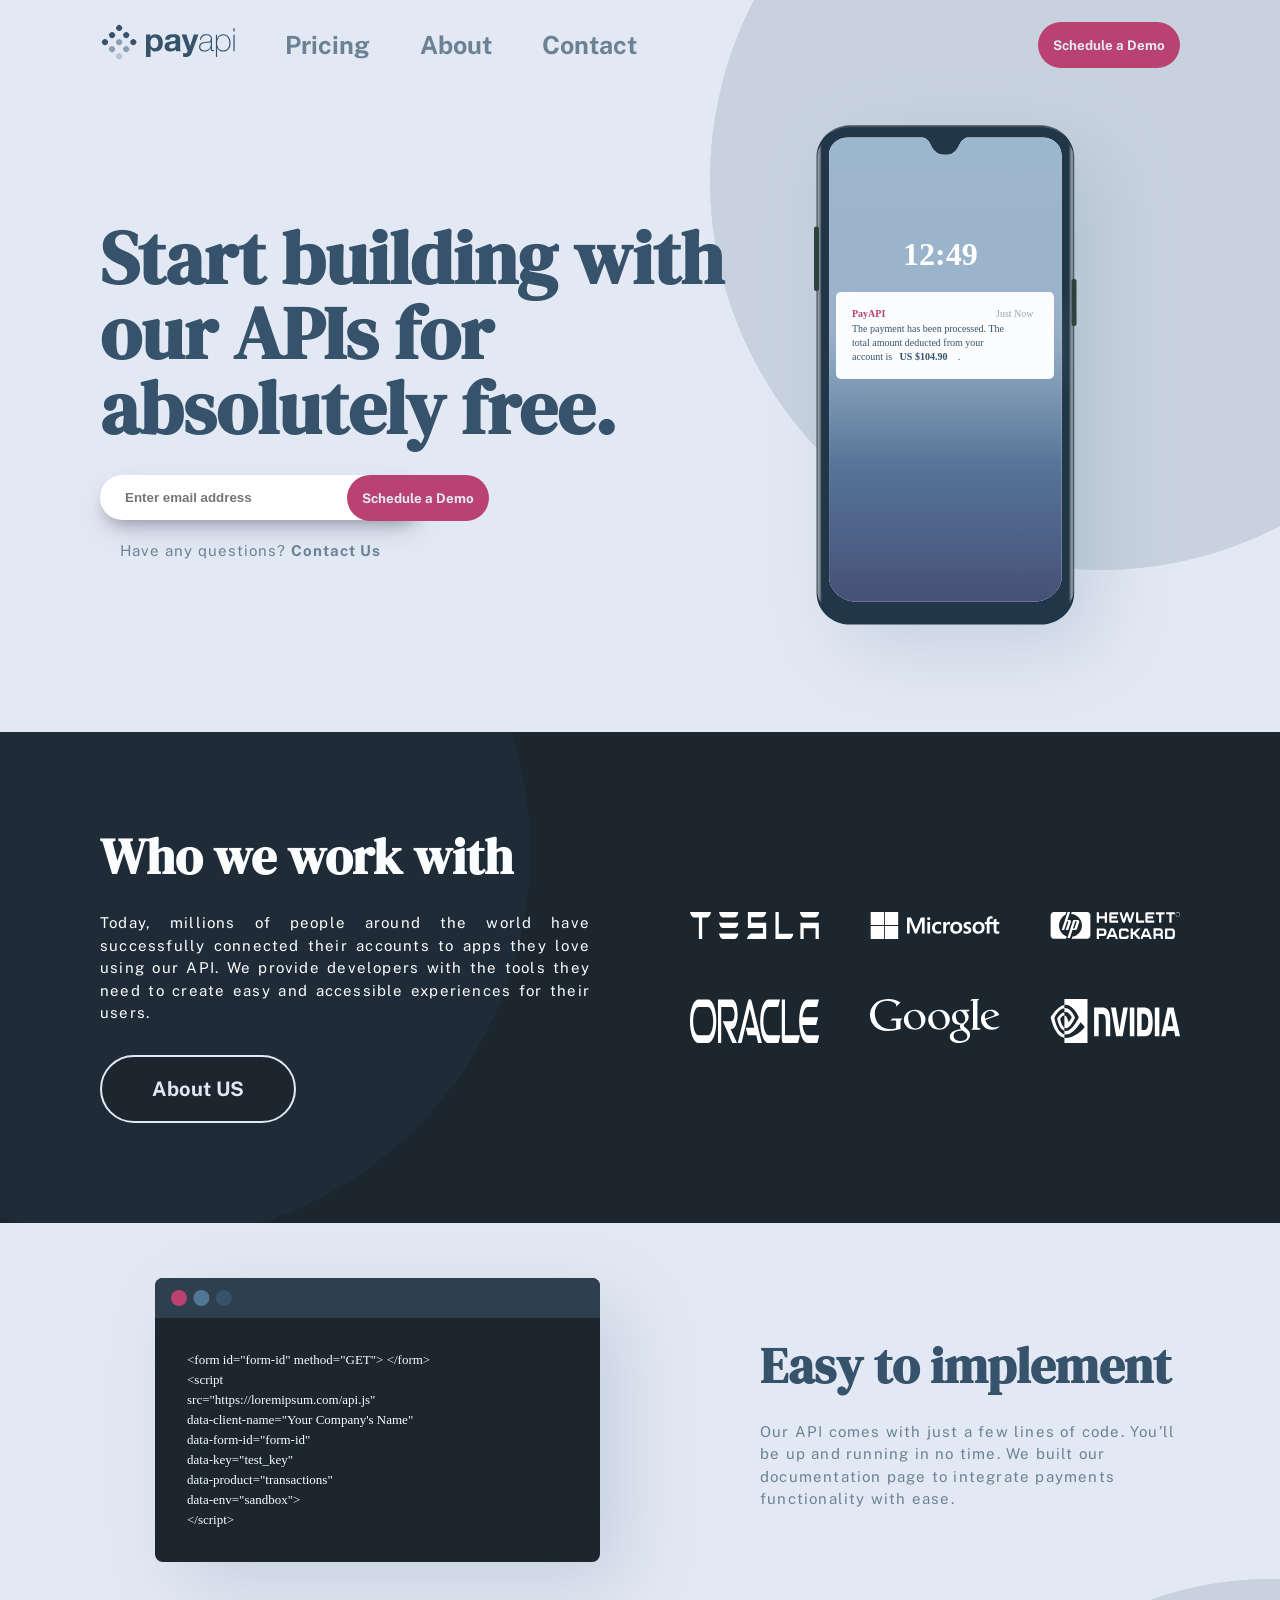
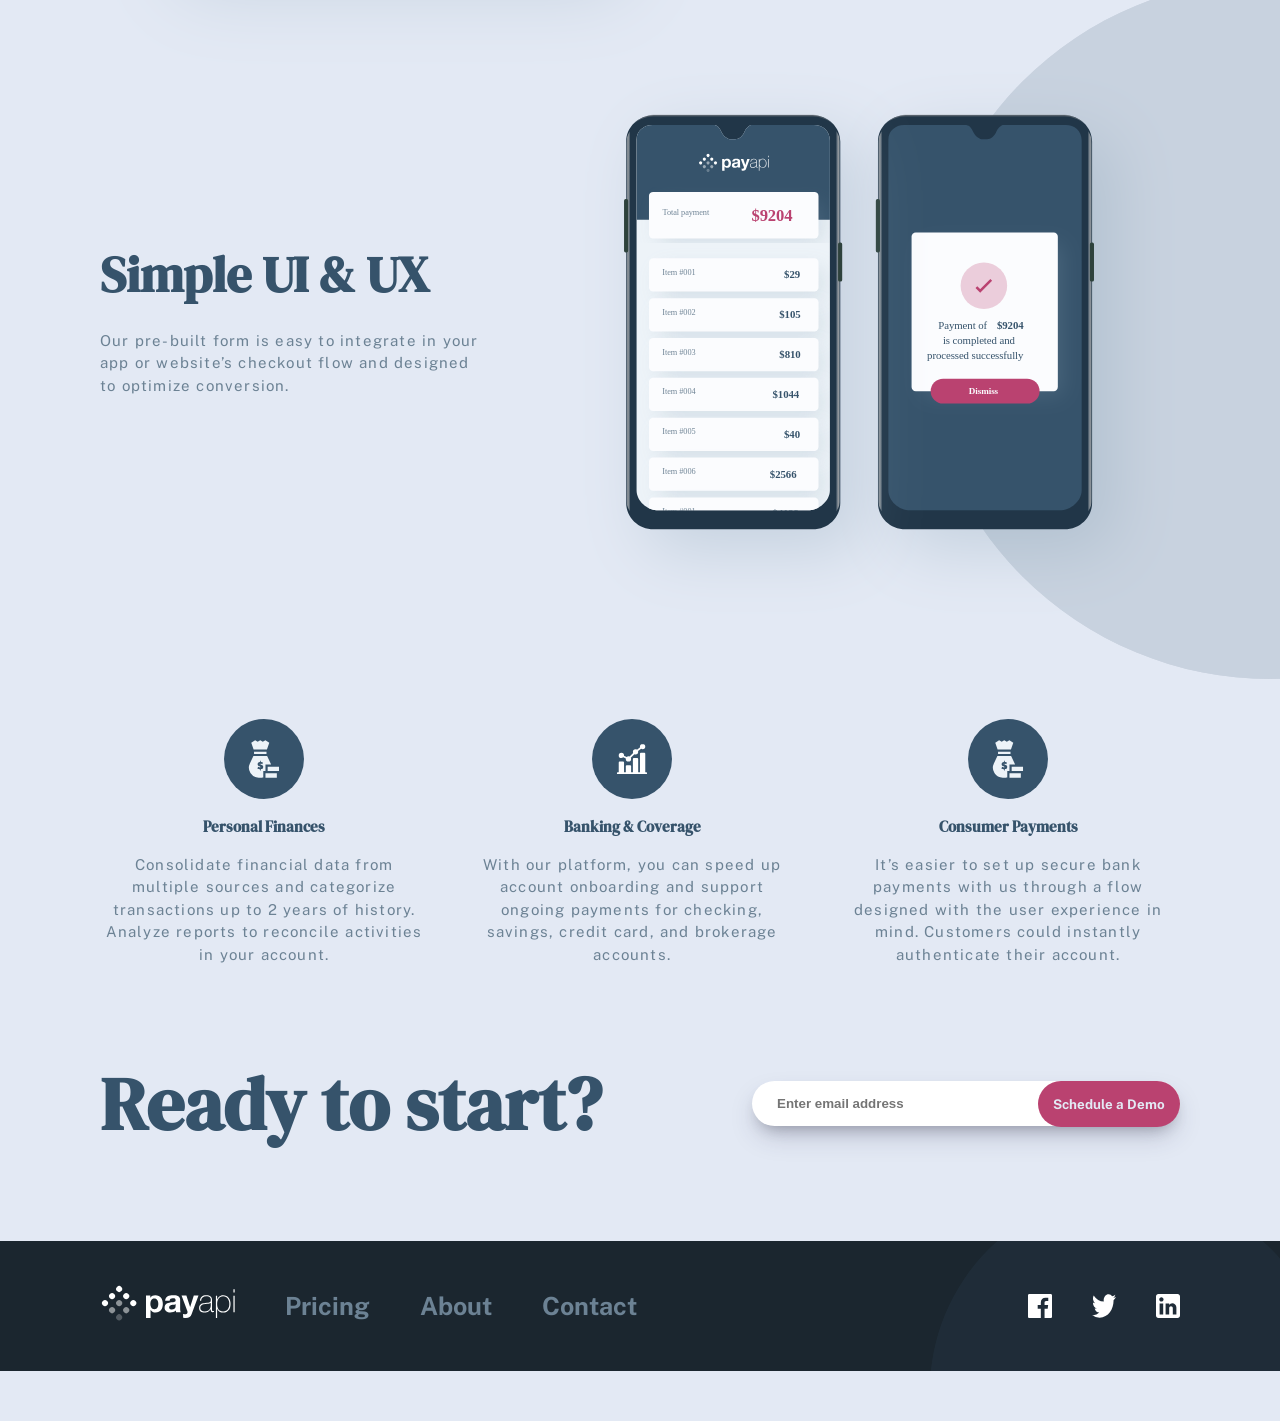
<file: starter-code/index.html>
<!DOCTYPE html>
<html lang="en">

<head>
  <meta charset="UTF-8" />
  <meta name="viewport" content="width=device-width, initial-scale=1.0" />
  <link rel="icon" type="image/png" sizes="32x32" href="./assets/favicon-32x32.png" />
  <link rel="preconnect" href="https://fonts.googleapis.com">
  <link rel="preconnect" href="https://fonts.gstatic.com" crossorigin>
  <link
    href="https://fonts.googleapis.com/css2?family=DM+Serif+Display:ital@0;1&family=Public+Sans:ital,wght@0,100..900;1,100..900&display=swap"
    rel="stylesheet">
  <link rel="stylesheet" href="style.css">
  <link rel="stylesheet" href="https://cdnjs.cloudflare.com/ajax/libs/font-awesome/6.2.0/css/all.min.css"
    integrity="sha512-xh6O/CkQoPOWDdYTDqeRdPCVd1SpvCA9XXcUnZS2FmJNp1coAFzvtCN9BmamE+4aHK8yyUHUSCcJHgXloTyT2A=="
    crossorigin="anonymous" referrerpolicy="no-referrer" />
  <title>Frontend Mentor | PayAPI Website Challenge</title>
</head>

<body>
  <header>
    <div class="container">
      <div class="cnt-child1">
        <a href="index.html"><img src="./assets/shared/desktop/logo.svg" alt="header-logo"></a>
        <a href="pricing.html">Pricing</a>
        <a href="about.html">About</a>
        <a href="contact.html">Contact</a>
      </div>
      <div class=cnt-child2>
        <button class="btn"><a href="#"> Schedule a Demo</a></button>
      </div>
    </div>
  </header>

  <!-- ========== Start main Section ========== -->
  <main>
    <div class="container">
      <div class="cnt-child1">
        <h1>
          Start building with our APIs for absolutely free.
        </h1>

        <div class="subchild1">
          <input type="text" placeholder="Enter email address">
          <button class="btn"><a href="#"> Schedule a Demo</a></button>
          <P>Have any questions? <span>Contact Us</span></P>
        </div>
      </div>

      <div class="cnt-child2">
        <img src="./assets/home/desktop/illustration-phone-mockup.svg" alt="mobile-image">
      </div>
    </div>

    <div class="circle">
      <img src="./assets/shared/desktop/bg-pattern-circle.svg" alt="circle imag">
    </div>
  </main>
  <!-- ========== End main Section ========== -->

  <!-- ========== Start work-with Section ========== -->
  <section class="work-width">
    <div class="container">
      <div class="cnt-child1">
        <h1>Who we work with</h1>
        <p>Today, millions of people around the world have successfully connected their accounts to apps they love using
          our API. We provide developers with the tools they need to create easy and accessible experiences for their
          users. </p>
        <button class="btn-type2"><a href="#">About US</a></button>
      </div>
      <div class="cnt-child2">
        <div class="subc1">
          <img src="./assets/shared/desktop/tesla.svg" alt="tesla image">
          <img src="./assets/shared/desktop/microsoft.svg" alt="micro-soft image">
          <img src="./assets/shared/desktop/hewlett-packard.svg" alt="HP image">
        </div>
        <div class="subc1">
          <img src="./assets/shared/desktop/oracle.svg" alt="oracle image">
          <img src="./assets/shared/desktop/google.svg" alt="google image">
          <img src="./assets/shared/desktop/nvidia.svg" alt="nvidia image">
        </div>
      </div>
    </div>

    <div class="circle-2">
      <img src="./assets/shared/desktop/bg-pattern-circle.svg" alt="circle imag">
    </div>

  </section>
  <!-- ========== End work-with Section ========== -->

  <!-- ========== Start Easy-to Section ========== -->
  <section class="easy-to">
    <div class="container">
      <div class="cnt-child1">
        <img src="./assets/home/desktop/illustration-easy-to-implement.svg" alt="code-img">
      </div>

      <div class="cnt-child2">
        <h1>
          Easy to implement
        </h1>
        <p>Our API comes with just a few lines of code. You’ll be up and running in no time. We built our documentation
          page to integrate payments functionality with ease.</p>
      </div>
    </div>
  </section>
  <!-- ========== End Easy-to Section ========== -->


  <!-- ========== Start simple-ui Section ========== -->
  <section class="simple-ui">
    <div class="container">
      <div class="cnt-child1">
        <h1>Simple UI & UX </h1>
        <p>Our pre-built form is easy to integrate in your app or website’s checkout flow and designed to optimize
          conversion. </p>
      </div>

      <div class="cnt-child2">
        <img src="./assets/home/desktop/illustration-simple-ui.svg" alt="code-img">
      </div>
    </div>

    <div class="circle-3">
      <img src="./assets/shared/desktop/bg-pattern-circle.svg" alt="circle imag">
    </div>


  </section>
  <!-- ========== End simple-ui Section ========== -->

  <!-- ========== Start threediv Section ========== -->
  <section class="threediv">
    <div class="container">
      <div class="cnt-child1">
        <img src="./assets/home/desktop/icon-personal-finances.svg" alt="img">
        <h2>Personal Finances</h2>
        <p>Consolidate financial data from multiple sources and categorize transactions up to 2 years of history.
          Analyze reports to reconcile activities in your account. </p>
      </div>

      <div class="cnt-child1">
        <img src="./assets/home/desktop/icon-banking-and-coverage.svg" alt="img">
        <h2>Banking & Coverage</h2>
        <p>With our platform, you can speed up account onboarding and support ongoing payments for checking, savings,
          credit card, and brokerage accounts. </p>
      </div>

      <div class="cnt-child1">
        <img src="./assets/home/desktop/icon-personal-finances.svg" alt="img">
        <h2>Consumer Payments</h2>
        <p>It’s easier to set up secure bank payments with us through a flow designed with the user experience in mind.
          Customers could instantly authenticate their account. </p>
      </div>
    </div>
  </section>
  <!-- ========== End threediv Section ========== -->

  <!-- ========== Start redy Section ========== -->
  <section class="redy">
    <div class="container">
      <div class="cnt-child1">
        <h1>Ready to start?</h1>
      </div>
      <div class="cnt-child2">
        <input type="text" placeholder="Enter email address">
        <button class="btn"><a href="#"> Schedule a Demo</a></button>
      </div>
    </div>
  </section>
  <!-- ========== End redy Section ========== -->

  <!-- ========== Start footer Section ========== -->
  <footer>
    <div class="container">
         <div class="cnt-child1">
        <a href="index.html"><img src="./assets/shared/desktop/logo.svg" alt="header-logo"></a>
        <a href="pricing.html">Pricing</a>
        <a href="about.html">About</a>
        <a href="contact.html">Contact</a>
      </div>
      <div class="cnt-child2">
        <img src="./assets/shared/desktop/facebook.svg" alt="face-img">
        <img src="./assets/shared/desktop/twitter.svg" alt="twiter-img">
        <img src="./assets/shared/desktop/linkedin.svg" alt="linkedin-img">
      </div>
    </div>

    <div class="circle-3">
      <img src="./assets/shared/desktop/bg-pattern-circle.svg" alt="circle imag">
    </div>

  </footer>
  <!-- ========== End footer Section ========== -->


</body>

</html>
</file>
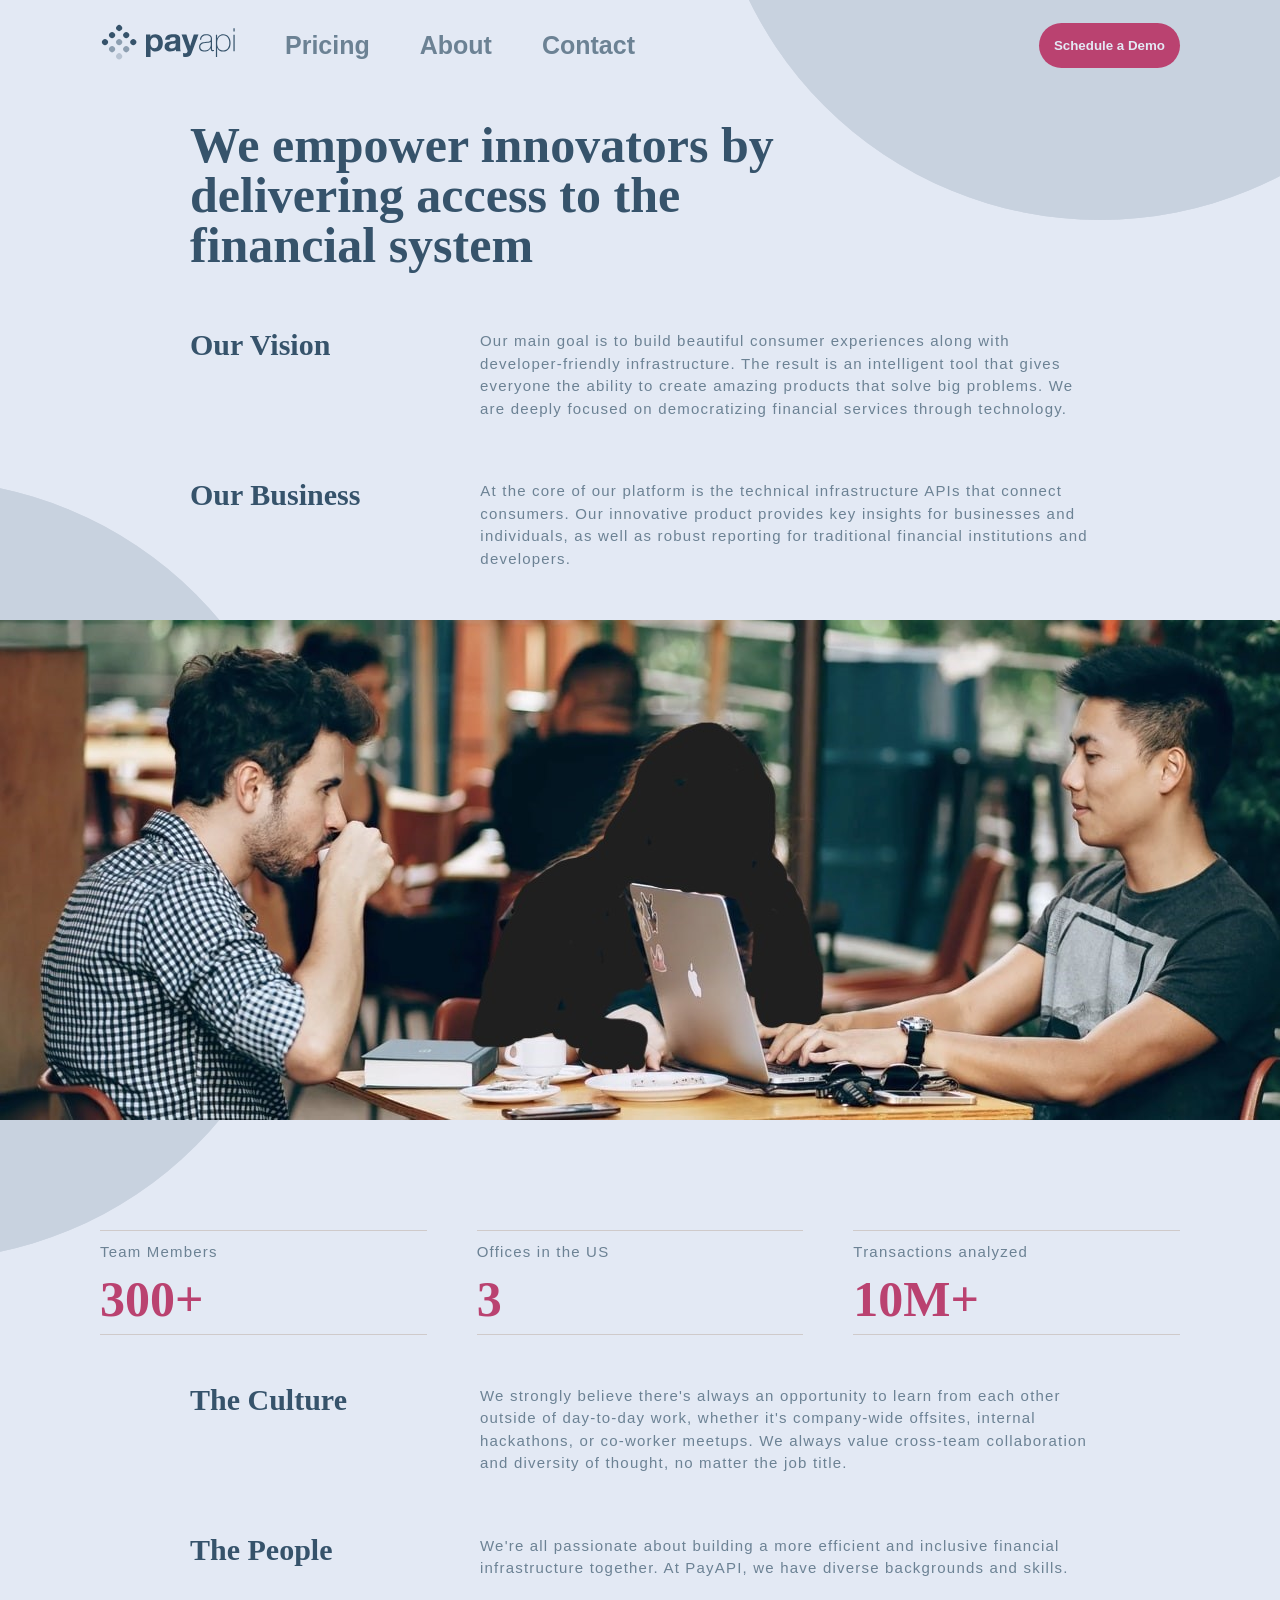
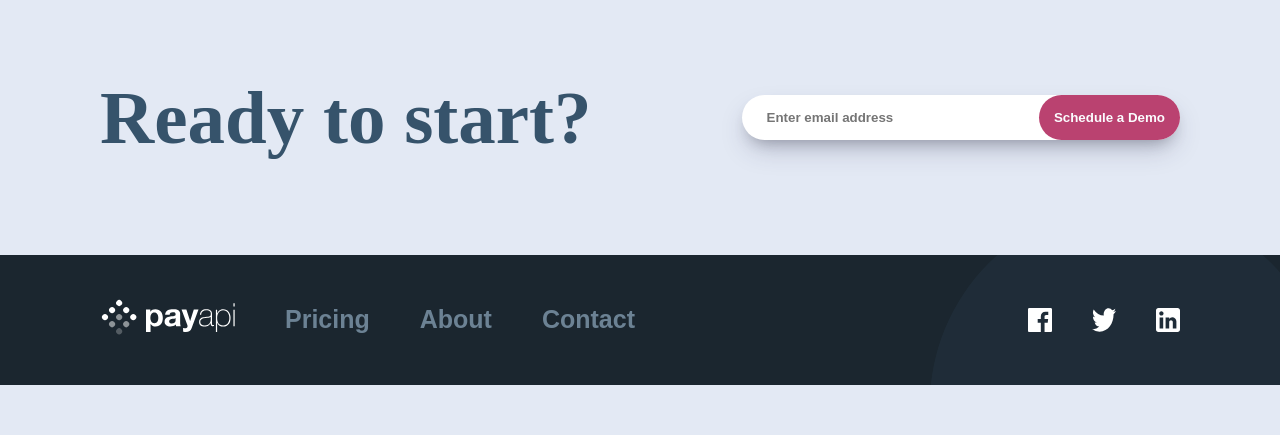
<file: starter-code/about.html>
<!DOCTYPE html>
<html lang="en">

<head>
  <meta charset="UTF-8" />
  <meta name="viewport" content="width=device-width, initial-scale=1.0" />

  <link rel="icon" type="image/png" sizes="32x32" href="./assets/favicon-32x32.png" />
  <link rel="stylesheet" href="style.css">
  <link rel="stylesheet" href="https://cdnjs.cloudflare.com/ajax/libs/font-awesome/6.2.0/css/all.min.css"
    integrity="sha512-xh6O/CkQoPOWDdYTDqeRdPCVd1SpvCA9XXcUnZS2FmJNp1coAFzvtCN9BmamE+4aHK8yyUHUSCcJHgXloTyT2A=="
    crossorigin="anonymous" referrerpolicy="no-referrer" />
  <title>Frontend Mentor | PayAPI Website Challenge</title>
</head>

<body>

  <header>
    <div class="container">
      <div class="cnt-child1">
        <a href="index.html"><img src="./assets/shared/desktop/logo.svg" alt="header-logo"></a>
        <a href="pricing.html">Pricing</a>
        <a href="about.html">About</a>
        <a href="contact.html">Contact</a>
      </div>
      <div class=cnt-child2>
        <button class="btn"><a href="#"> Schedule a Demo</a></button>
      </div>
    </div>
  </header>

  <section class="About">
    <div class="container-type2">
      <div class="cnt-child1">
        <h1>We empower innovators by delivering access to the financial system </h1>
      </div>

      <div class="cnt-child2">
        <h1>Our Vision</h1>
        <p>Our main goal is to build beautiful consumer experiences along with developer-friendly infrastructure. The
          result is an intelligent tool that gives everyone the ability to create amazing products that solve big
          problems. We are deeply focused on democratizing financial services through technology. </p>
      </div>

      <div class="cnt-child3">
        <h1>Our Business</h1>
        <p>At the core of our platform is the technical infrastructure APIs that connect consumers. Our innovative
          product provides key insights for businesses and individuals, as well as robust reporting for traditional
          financial institutions and developers. </p>
      </div>

    </div>

    <div class="circle-6">
      <img src="./assets/shared/desktop/bg-pattern-circle.svg" alt="circle imag">
    </div>

    <div class="group-image">
      <img src="./assets/about/desktop/image-team-members.jpg" alt="image">
      <div class="circle-7">
        <img src="./assets/shared/desktop/bg-pattern-circle.svg" alt="circle imag">
      </div>
    </div>


    <div class="container">
      <div class="cnt-child1">
        <p>Team Members</p>
        <h1>300+</h1>
      </div>

      <div class="cnt-child1">
        <p>Offices in the US</p>
        <h1>3</h1>
      </div>

      <div class="cnt-child1">
        <p>Transactions analyzed</p>
        <h1>10M+</h1>
      </div>

    </div>

    <div class="container-type2">
      <div class="cnt-child2">
        <h1>The Culture</h1>
        <p> We strongly believe there's always an opportunity to learn from each other outside of day-to-day work, whether it's company-wide offsites, internal hackathons, or co-worker meetups. We always value cross-team collaboration and diversity of thought, no matter the job title. </p>
      </div>

      <div class="cnt-child2">
        <h1>The People</h1>
        <p> We're all passionate about building a more efficient and inclusive financial infrastructure together. At PayAPI, we have diverse backgrounds and skills. </p>
      </div>

    </div>

  </section>

  <section class="redy">
    <div class="container">
      <div class="cnt-child1">
        <h1>Ready to start?</h1>
      </div>
      <div class="cnt-child2">
        <input type="text" placeholder="Enter email address">
        <button class="btn">Schedule a Demo</button>
      </div>
    </div>
  </section>

  <footer>
    <div class="container">
      <div class="cnt-child1">
        <a href="index.html"><img src="./assets/shared/desktop/logo.svg" alt="header-logo"></a>
        <a href="pricing.html">Pricing</a>
        <a href="about.html">About</a>
        <a href="contact.html">Contact</a>
      </div>
      <div class="cnt-child2">
        <img src="./assets/shared/desktop/facebook.svg" alt="face-img">
        <img src="./assets/shared/desktop/twitter.svg" alt="twiter-img">
        <img src="./assets/shared/desktop/linkedin.svg" alt="linkedin-img">
      </div>
    </div>

    <div class="circle-3">
      <img src="./assets/shared/desktop/bg-pattern-circle.svg" alt="circle imag">
    </div>

  </footer>

</body>

</html>
</file>
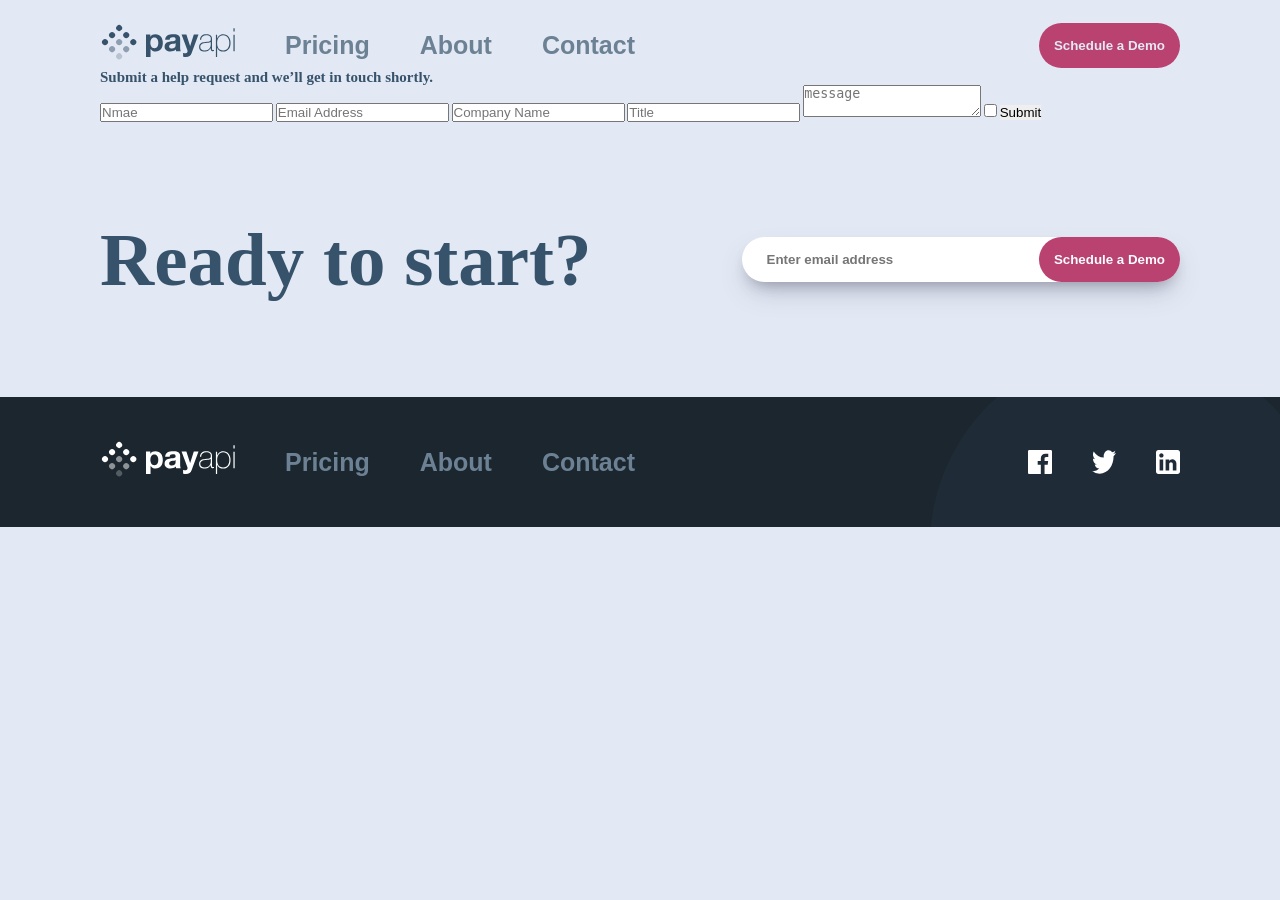
<file: starter-code/contact.html>
<!DOCTYPE html>
<html lang="en">

<head>
  <meta charset="UTF-8" />
  <meta name="viewport" content="width=device-width, initial-scale=1.0" />

  <link rel="icon" type="image/png" sizes="32x32" href="./assets/favicon-32x32.png" />
  <link rel="stylesheet" href="style.css">
  <link rel="stylesheet" href="https://cdnjs.cloudflare.com/ajax/libs/font-awesome/6.2.0/css/all.min.css"
    integrity="sha512-xh6O/CkQoPOWDdYTDqeRdPCVd1SpvCA9XXcUnZS2FmJNp1coAFzvtCN9BmamE+4aHK8yyUHUSCcJHgXloTyT2A=="
    crossorigin="anonymous" referrerpolicy="no-referrer" />
  <title>Frontend Mentor | PayAPI Website Challenge</title>
</head>

<body>

  <header>
    <div class="container">
      <div class="cnt-child1">
        <a href="index.html"><img src="./assets/shared/desktop/logo.svg" alt="header-logo"></a>
        <a href="pricing.html">Pricing</a>
        <a href="about.html">About</a>
        <a href="contact.html">Contact</a>
      </div>
      <div class=cnt-child2>
        <button class="btn"><a href="#"> Schedule a Demo</a></button>
      </div>
    </div>
  </header>

  <section class="contact">
    <div class="container">
      <h1>Submit a help request and we’ll get in touch shortly.</h1>
    </div>

    <div class="container">
      <div class="cnt-child1">
        <input type="text" placeholder="Nmae">
        <input type="email" placeholder="Email Address">
        <input type="text" placeholder="Company Name">
        <input type="text" placeholder="Title">
        <textarea name="textarea" id="textarea" placeholder="message" ></textarea>
        <input type="checkbox">
        <button type="submit">Submit</button>

      </div>
      <div class="cnt-child2">

      </div>
    </div>


    <!-- <div class="circle-7">
      <img src="./assets/shared/desktop/bg-pattern-circle.svg" alt="circle imag">
    </div> -->

  </section>

  <section class="redy">
    <div class="container">
      <div class="cnt-child1">
        <h1>Ready to start?</h1>
      </div>
      <div class="cnt-child2">
        <input type="text" placeholder="Enter email address">
        <button class="btn">Schedule a Demo</button>
      </div>
    </div>
  </section>

  <footer>
    <div class="container">
      <div class="cnt-child1">
        <a href="index.html"><img src="./assets/shared/desktop/logo.svg" alt="header-logo"></a>
        <a href="pricing.html">Pricing</a>
        <a href="about.html">About</a>
        <a href="contact.html">Contact</a>
      </div>
      <div class="cnt-child2">
        <img src="./assets/shared/desktop/facebook.svg" alt="face-img">
        <img src="./assets/shared/desktop/twitter.svg" alt="twiter-img">
        <img src="./assets/shared/desktop/linkedin.svg" alt="linkedin-img">
      </div>
    </div>

    <div class="circle-3">
      <img src="./assets/shared/desktop/bg-pattern-circle.svg" alt="circle imag">
    </div>

  </footer>

</body>

</html>
</file>
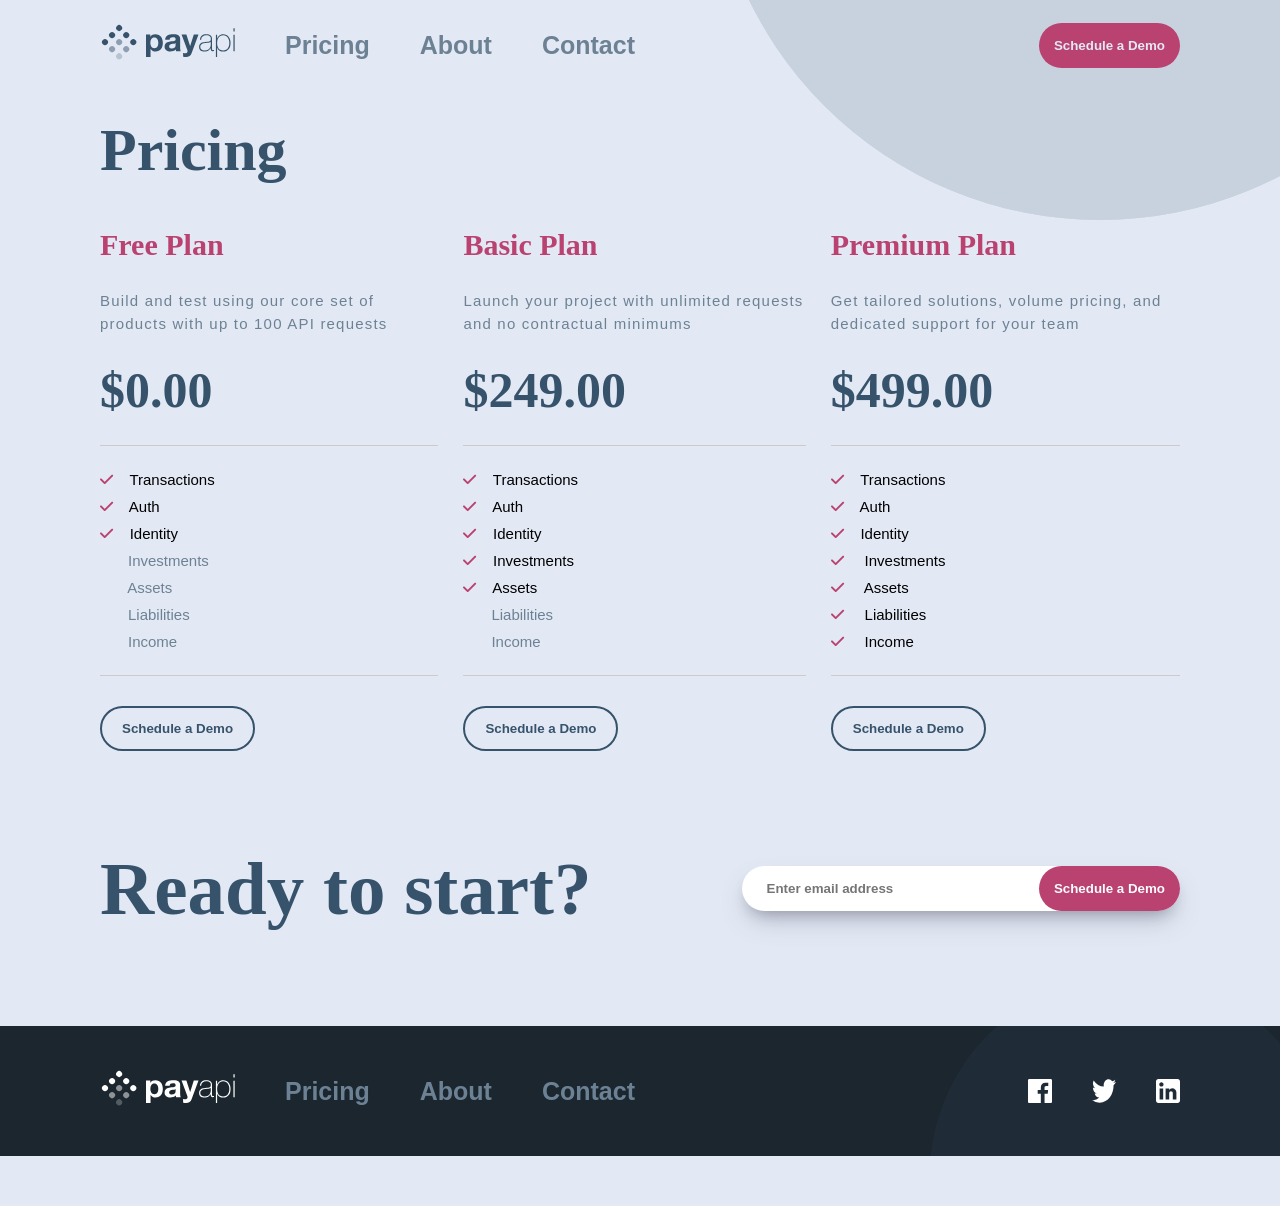
<file: starter-code/pricing.html>
<!DOCTYPE html>
<html lang="en">

<head>
  <meta charset="UTF-8" />
  <meta name="viewport" content="width=device-width, initial-scale=1.0" />

  <link rel="icon" type="image/png" sizes="32x32" href="./assets/favicon-32x32.png" />
  <link rel="stylesheet" href="style.css">
  <link rel="stylesheet" href="https://cdnjs.cloudflare.com/ajax/libs/font-awesome/6.2.0/css/all.min.css"
    integrity="sha512-xh6O/CkQoPOWDdYTDqeRdPCVd1SpvCA9XXcUnZS2FmJNp1coAFzvtCN9BmamE+4aHK8yyUHUSCcJHgXloTyT2A=="
    crossorigin="anonymous" referrerpolicy="no-referrer" />
  <title>Frontend Mentor | PayAPI Website Challenge</title>
</head>

<body>

  <header>
    <div class="container">
      <div class="cnt-child1">
        <a href="index.html"><img src="./assets/shared/desktop/logo.svg" alt="header-logo"></a>
        <a href="pricing.html">Pricing</a>
        <a href="about.html">About</a>
        <a href="contact.html">Contact</a>
      </div>
      <div class=cnt-child2>
        <button class="btn"><a href="#"> Schedule a Demo</a></button>
      </div>
    </div>
  </header>

  <section class="pricing">
    <div class="container">
      <h1>Pricing</h1>
    </div>

    <div class="container">

      <div class="cnt-child1">
        <h2 class="pink">Free Plan</h2>
        <p>Build and test using our core set of products with up to 100 API requests </p>
        <h2>$0.00</h2>
        <ul>
          <li><i class="fa-solid fa-check"></i> &nbsp; &nbsp;Transactions</li>
          <li><i class="fa-solid fa-check"></i> &nbsp; &nbsp;Auth</li>
          <li><i class="fa-solid fa-check"></i> &nbsp; &nbsp;Identity</li>
          <li class="dull">&nbsp; &nbsp; &nbsp; Investments</li>
          <li class="dull">&nbsp; &nbsp; &nbsp; Assets</li>
          <li class="dull">&nbsp; &nbsp; &nbsp; Liabilities</li>
          <li class="dull">&nbsp; &nbsp; &nbsp; Income</li>
        </ul>
        <button class="btn"><a href="#">Schedule a Demo</a></button>
      </div>

        <div class="cnt-child1">
        <h2 class="pink">Basic Plan</h2>
        <p>Launch your project with unlimited requests and no contractual minimums  </p>
        <h2>$249.00</h2>
        <ul>
          <li><i class="fa-solid fa-check"></i> &nbsp; &nbsp;Transactions</li>
          <li><i class="fa-solid fa-check"></i> &nbsp; &nbsp;Auth</li>
          <li><i class="fa-solid fa-check"></i> &nbsp; &nbsp;Identity</li>
          <li><i class="fa-solid fa-check"></i> &nbsp; &nbsp;Investments</li>
          <li><i class="fa-solid fa-check"></i> &nbsp; &nbsp;Assets</li>         
          <li class="dull">&nbsp; &nbsp; &nbsp; Liabilities</li>
          <li class="dull">&nbsp; &nbsp; &nbsp; Income</li>
        </ul>
        <button class="btn"><a href="#">Schedule a Demo</a></button>
      </div>

        <div class="cnt-child1">
        <h2 class="pink">Premium Plan</h2>
        <p>Get tailored solutions, volume pricing, and dedicated support for your team  </p>
        <h2>$499.00</h2>
        <ul>
          <li><i class="fa-solid fa-check"></i> &nbsp; &nbsp;Transactions</li>
          <li><i class="fa-solid fa-check"></i> &nbsp; &nbsp;Auth</li>
          <li><i class="fa-solid fa-check"></i> &nbsp; &nbsp;Identity</li>
          <li><i class="fa-solid fa-check"></i> &nbsp; &nbsp; Investments</li>
          <li><i class="fa-solid fa-check"></i> &nbsp; &nbsp; Assets</li>
          <li><i class="fa-solid fa-check"></i> &nbsp; &nbsp; Liabilities</li>
          <li><i class="fa-solid fa-check"></i> &nbsp; &nbsp; Income</li>
        </ul>
        <button class="btn"><a href="#">Schedule a Demo</a></button>
      </div>

    </div>

     <div class="circle-5">
      <img src="./assets/shared/desktop/bg-pattern-circle.svg" alt="circle imag">
    </div>

  </section>


  <section class="redy">
    <div class="container">
      <div class="cnt-child1">
        <h1>Ready to start?</h1>
      </div>
      <div class="cnt-child2">
        <input type="text" placeholder="Enter email address">
        <button class="btn">Schedule a Demo</button>
      </div>
    </div>
  </section>

  <footer>
    <div class="container">
         <div class="cnt-child1">
        <a href="index.html"><img src="./assets/shared/desktop/logo.svg" alt="header-logo"></a>
        <a href="pricing.html">Pricing</a>
        <a href="about.html">About</a>
        <a href="contact.html">Contact</a>
      </div>
      <div class="cnt-child2">
        <img src="./assets/shared/desktop/facebook.svg" alt="face-img">
        <img src="./assets/shared/desktop/twitter.svg" alt="twiter-img">
        <img src="./assets/shared/desktop/linkedin.svg" alt="linkedin-img">
      </div>
    </div>

    <div class="circle-3">
      <img src="./assets/shared/desktop/bg-pattern-circle.svg" alt="circle imag">
    </div>

  </footer>

</body>

</html>
</file>
<file: starter-code/style.css>
* {
    margin: 0;
    padding: 0;
    box-sizing: border-box;
    list-style: none;
}

html {
    font-size: 62.5%;
}

body {
    font-family: "Public Sans", sans-serif;
    background-color: var(--var-body-bg-);
    overflow-x: hidden;
}

h1,
h2,
h3,
h4,
h5,
h6 {
    font-family: "DM Serif Display", serif;
    color: var(--var-cicle-bg-);
    line-height: 1;
}

p {
    font-family: "Public Sans", sans-serif;
    color: var(--var-main-section-bg-);
    font-size: 1.5rem;
    line-height: 1.5;
    letter-spacing: 1.2px;
}

a {
    font-family: "Public Sans", sans-serif;
    text-decoration: none;
    color: var(--var-body-bg-);
}

:root {
    /* PRIMARY */
    --var-btn-normal-state: #ba4270;
    --var-btn-hover-state: #da6d97;
    --var-btn-color: #fbfcfe;
    ;

    /* SECONDARY */
    --var-secondary-state: #1b262f;
    --var-secondary-hover-state: #fbfcfe;
    --var-main-section-bg-: #6c8294;
    --var-cicle-bg-: #36536b;
    --var-body-bg-: #e3e9f4;
}

.btn {
    color: var(--var-btn-color);
    background-color: var(--var-btn-normal-state);
    border-radius: 900px;
    padding: 1.5rem;
    font-weight: bold;
    -webkit-border-radius: 900px;
    -moz-border-radius: 900px;
    -ms-border-radius: 900px;
    -o-border-radius: 900px;
    white-space: nowrap;
}

.btn-type2 {
    color: var(--var-secondary-hover-state);
    background-color: var(--var-secondary-state);
    border-radius: 900px;
    padding: 1.5rem;
    font-weight: bold;
    -webkit-border-radius: 900px;
    -moz-border-radius: 900px;
    -ms-border-radius: 900px;
    -o-border-radius: 900px;
    white-space: nowrap;

}

button {
    outline: none;
    border: none;
    cursor: pointer;
}

.container {
    margin: 0 10rem;
}

.container-type2 {
    margin: 0 19rem;
    margin-top: 5rem;
}

/***** header *****/
header {
    margin-top: 2rem;

    & .container {
        height: 5rem;
        display: flex;
        justify-content: space-between;
        align-items: center;

        & .cnt-child1 {
            display: flex;
            align-items: center;
            gap: 5rem;


            & a {
                font-size: 2.5rem;
                font-weight: bold;
                color: var(--var-main-section-bg-);
            }
        }
    }
}

/***** End header *****/


/***** main Section *****/
main {
    & .container {
        display: flex;
        justify-content: space-between;
        align-items: center;

        & .cnt-child1 {
            display: flex;
            flex-direction: column;
            gap: 3rem;
            width: 60%;
            position: relative;

            & h1 {
                font-size: 7.5rem;
            }

            & input {
                padding: 1.5rem;
                border-radius: 900px;
                border: none;
                width: 50%;
                padding-left: 2.5rem;
                font-weight: bold;
                outline: none;
                box-shadow: rgba(50, 50, 93, 0.25) 0px 13px 27px -5px, rgba(0, 0, 0, 0.3) 0px 8px 16px -8px;
                -webkit-border-radius: 900px;
                -moz-border-radius: 900px;
                -ms-border-radius: 900px;
                -o-border-radius: 900px;
            }

            & input::placeholder {
                font-weight: bold;
            }

            & .btn {
                position: absolute;
                right: 40%;
            }

            & p {
                padding: 2rem;
                font-size: 1.5rem;
                letter-spacing: 1px;

                & span {
                    font-weight: bold;
                    color: var(--var-main-section-bg-);
                }
            }
        }
    }

    .circle {
        position: absolute;
        top: -21rem;
        right: -21rem;
        z-index: -1;
    }
}

/***** End main Section *****/


/***** work-width Section *****/
.work-width {
    background-color: var(--var-secondary-state);
    position: relative;
    overflow: hidden;

    & .container {
        display: flex;
        padding: 10rem 0;
        align-items: center;
        gap: 10rem;

        & .cnt-child1 {
            width: 100%;
            display: flex;
            flex-direction: column;
            gap: 3rem;


            h1 {
                color: var(--var-secondary-hover-state);
                font-size: 5rem;
                z-index: 2;
            }

            p {
                color: var(--var-btn-color);
                text-align: justify;
                z-index: 2;
            }

            .btn-type2 {
                border: 2px solid var(--var-body-bg-);
                font-size: 2rem;
                padding: 2rem 5rem;
                align-self: flex-start;
                z-index: 2;
            }
        }

        & .cnt-child2 {
            width: 100%;
            display: flex;
            flex-direction: column;
            gap: 6rem;

            .subc1 {
                display: flex;
                justify-content: space-between;
                gap: 5rem;

                img {
                    width: 13rem;
                    display: block;
                    filter: brightness(0) invert(1);
                    -webkit-filter: brightness(0) invert(1);
                }
            }
        }
    }

    .circle-2 {
        position: absolute;
        top: -27rem;
        left: -25rem;
        z-index: 1;
    }
}

/***** End work-width Section *****/


/***** easy-to Section *****/
.easy-to {
    & .container {
        display: flex;
        align-items: center;
        gap: 5.5rem;

        & .cnt-child2 {
            h1 {
                font-size: 5rem;
            }

            p {
                margin-top: 3rem;
                margin-bottom: 4rem;
                font-size: 1.5rem;
            }
        }
    }
}

/***** End easy-to Section *****/


/***** simple-u1 Section *****/
.simple-ui {
    position: relative;

    /* overflow: hidden; */
    & .container {
        display: flex;
        align-items: center;
        gap: 10rem;

        & .cnt-child1 {
            width: 100%;

            h1 {
                font-size: 5rem;
                white-space: nowrap;
            }

            p {
                margin-top: 3rem;
                margin-bottom: 4rem;
                font-size: 1.5rem;
            }
        }

        & .cnt-child2 {
            align-self: flex-end;

            img {
                width: 60rem;
            }
        }
    }

    .circle-3 {
        position: absolute;
        top: -9rem;
        right: -34rem;
        z-index: -1;

        img {
            width: 70rem;
            height: 70rem;
        }
    }
}

/***** End simple-u1 Section *****/


/***** threediv Section *****/
.threediv {

    .container {
        margin-top: 10rem;
        display: flex;
        justify-content: space-between;
        align-items: center;
        gap: 5rem;

        & .cnt-child1 {
            display: flex;
            flex-direction: column;
            align-items: center;
            gap: 2rem;

            p {
                font-size: 1.5rem;
                text-align: center;
            }

            img {
                width: 8rem;
            }
        }
    }
}

/***** End threediv Section *****/


/***** redy Section *****/
.redy {
    .container {
        margin-top: 10rem;
        display: flex;
        justify-content: space-between;
        align-items: center;
        gap: 15rem;

        & .cnt-child1 {
            & h1 {
                font-size: 7.5rem;
                white-space: nowrap;
            }

        }

        & .cnt-child2 {
            display: flex;
            width: 100%;
            position: relative;

            & input {
                padding: 1.5rem;
                border-radius: 900px;
                border: none;
                width: 100%;
                padding-left: 2.5rem;
                font-weight: bold;
                outline: none;
                box-shadow: rgba(50, 50, 93, 0.25) 0px 13px 27px -5px, rgba(0, 0, 0, 0.3) 0px 8px 16px -8px;
                -webkit-border-radius: 900px;
                -moz-border-radius: 900px;
                -ms-border-radius: 900px;
                -o-border-radius: 900px;
            }

            & input::placeholder {
                font-weight: bold;
            }

            & .btn {
                position: absolute;
                right: 0%;
            }
        }
    }
}

/***** End redy Section *****/


/***** pricing Section *****/
.pricing {
    & h1 {
        font-size: 6rem;
        padding: 5rem 0;
    }

    & .container+.container {
        display: flex;
        gap: 2.5rem;
    }


    .cnt-child1 {
        display: flex;
        flex-direction: column;
        gap: 3rem;

        & .pink {
            color: var(--var-btn-normal-state);
            font-size: 3rem;
        }

        h2 {
            font-size: 5rem;
        }

        .btn {
            background-color: var(--var-body-bg-);
            border: 2px solid var(--var-cicle-bg-);
            font-weight: bold;
            align-self: flex-start;
            padding: 1.3rem 2rem;

            & a {
                color: var(--var-cicle-bg-);
            }
        }

    }

    Ul {
        display: flex;
        flex-direction: column;
        gap: 1rem;
        font-size: 1.5rem;
        border-top: 0.1rem solid rgb(207, 202, 202);
        border-bottom: 0.1rem solid rgb(207, 202, 202);
        padding: 2.5rem 0;

        .fa-solid {
            color: var(--var-btn-normal-state);
        }

        .dull {
            padding-left: 0.3rem;
            color: var(--var-main-section-bg-);
        }
    }

    .circle-5 {
        position: absolute;
        top: -56rem;
        right: -21rem;
        z-index: -1;
    }

}

/***** End pricing Section *****/


/***** About Section *****/
.About {

    & .container-type2 {

        display: flex;
        flex-direction: column;
        gap: 6rem;
    }


    & .cnt-child1 {
        width: 70%;

        & h1 {
            font-size: 5rem;
        }
    }

    & .cnt-child2 {
        display: flex;
        gap: 12rem;

        h1 {
            min-width: 17rem;
            white-space: nowrap;
            font-size: 3rem;
        }
    }

    & .cnt-child3 {
        display: flex;
        gap: 12rem;

        h1 {
            white-space: nowrap;
             font-size: 3rem;
        }
    }

    .circle-6 {
        position: absolute;
        top: -56rem;
        right: -21rem;
        z-index: -1;
    }


    .group-image {
        position: relative;

        img {
            margin-top: 5rem;
            display: block;
        }

        .circle-7 {
            position: absolute;
            top: -19rem;
            left: -47rem;
            z-index: -1;
        }
    }

    & .container {
        margin-top: 11rem;
        display: flex;
        gap: 5rem;

        & .cnt-child1 {
            display: flex;
            flex-direction: column;
            gap: 1rem;
            padding: 1rem 0;
            border-top: 0.1rem solid rgb(207, 202, 202);
            border-bottom: 0.1rem solid rgb(207, 202, 202);

            h1 {
                color: var(--var-btn-normal-state);
            }
        }
    }
}




/***** End About Section *****/



/***** footer Section *****/
footer {
    position: relative;
    overflow: hidden;
    background-color: var(--var-secondary-state);
    margin-top: 10rem;
    margin-bottom: 5rem;
    padding: 4rem 0;

    & .container {
        height: 5rem;
        display: flex;
        justify-content: space-between;
        align-items: center;

        img {
            filter: brightness(0) invert(1);
            ;
            -webkit-filter: brightness(0) invert(1);
        }

        & a {
            font-size: 2.5rem;
            font-weight: bold;
            color: var(--var-main-section-bg-);
        }

        & .cnt-child1 {
            display: flex;
            align-items: center;
            gap: 5rem;
        }

        & .cnt-child2 {
            display: flex;
            gap: 4rem;
            z-index: 2;
            cursor: pointer;
        }
    }

    .circle-3 {
        position: absolute;
        top: -5rem;
        right: -5rem;
        z-index: 1;

        img {
            width: 40rem;
            height: 40rem;
        }
    }
}

/***** End footer Section *****/
</file>
